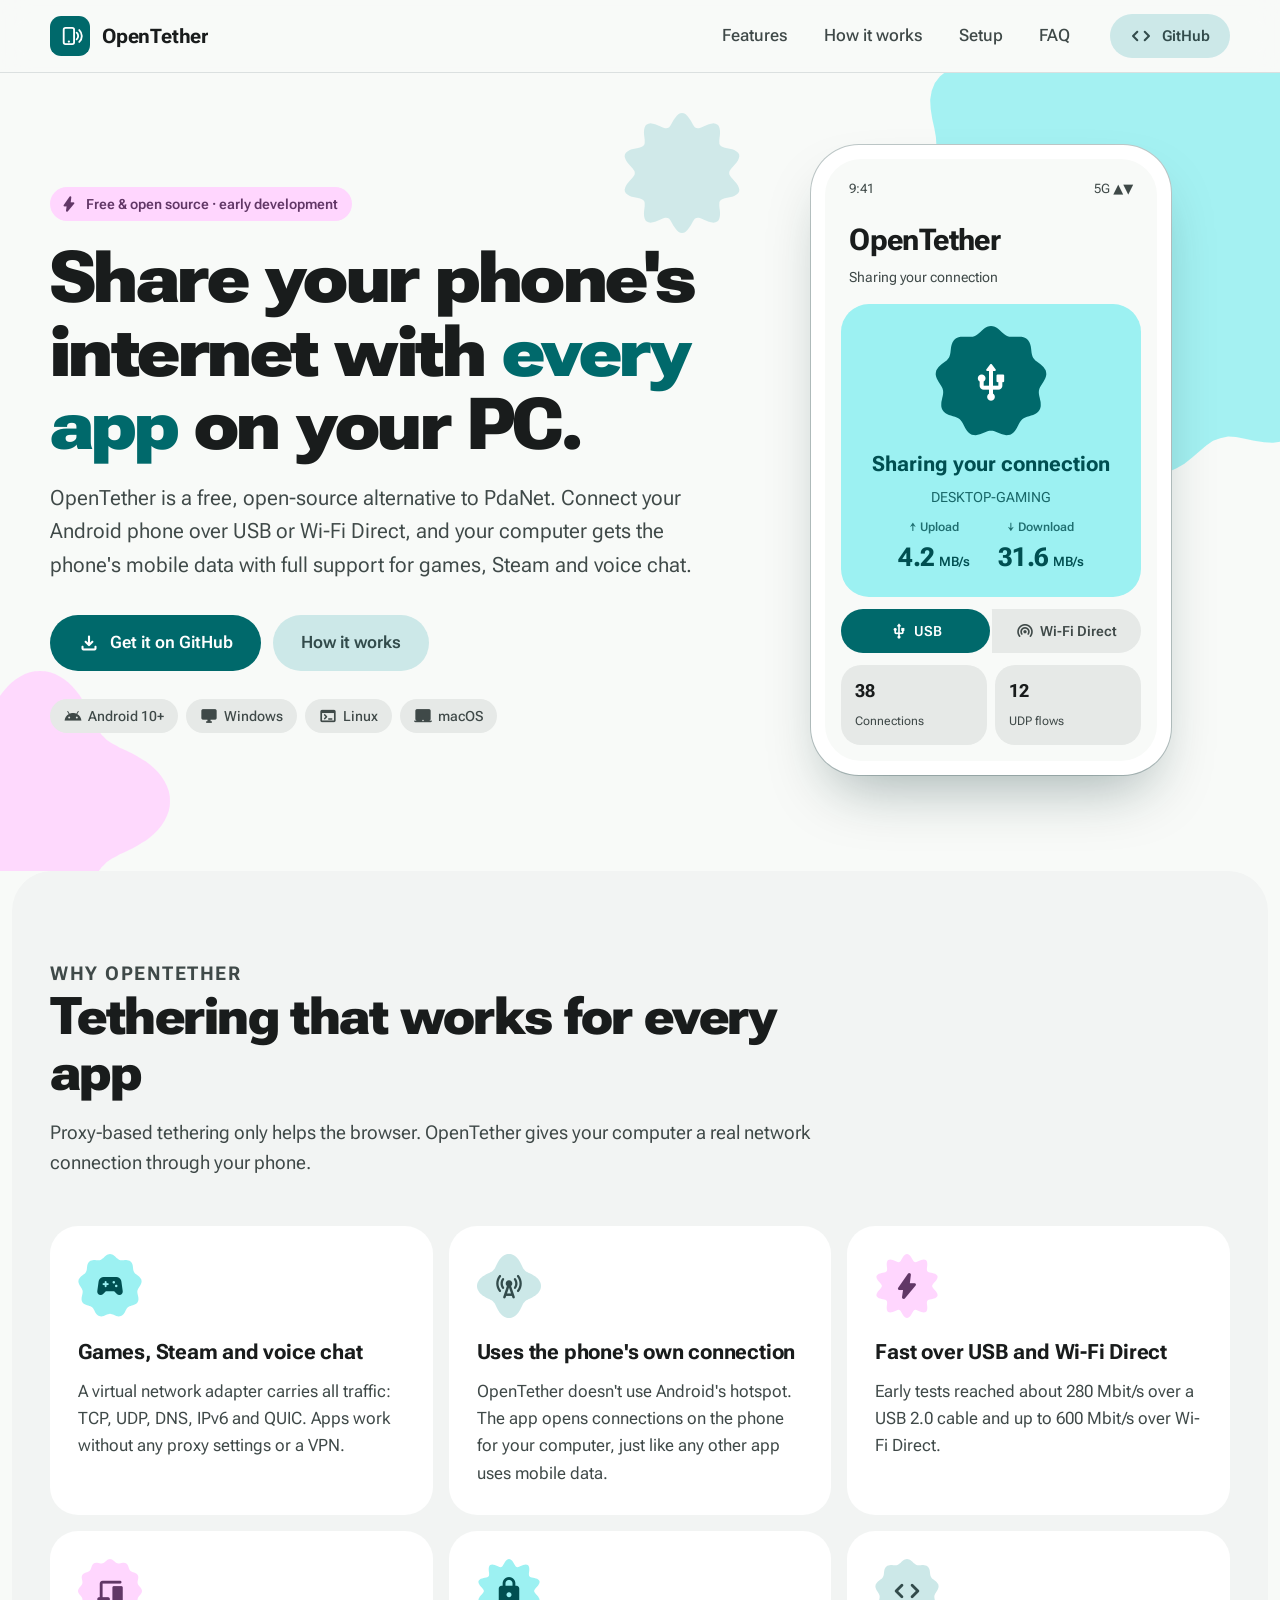
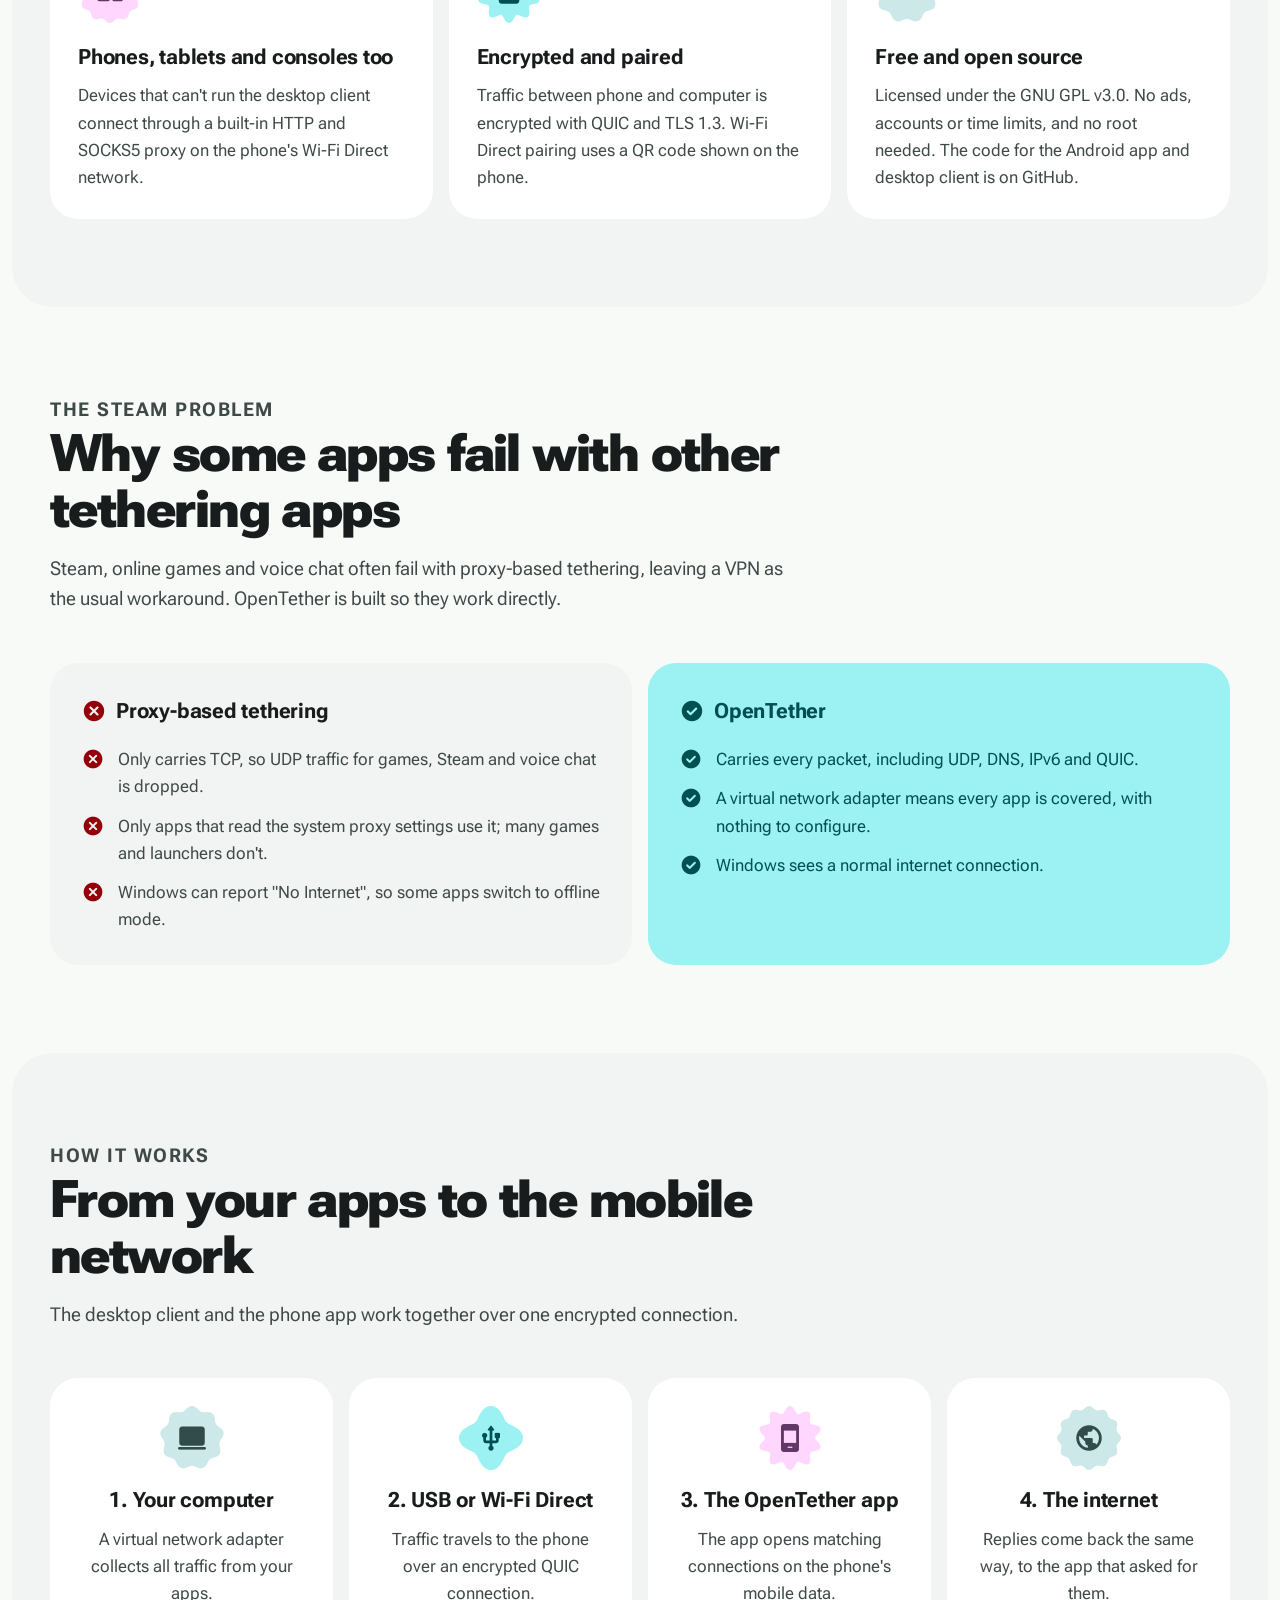
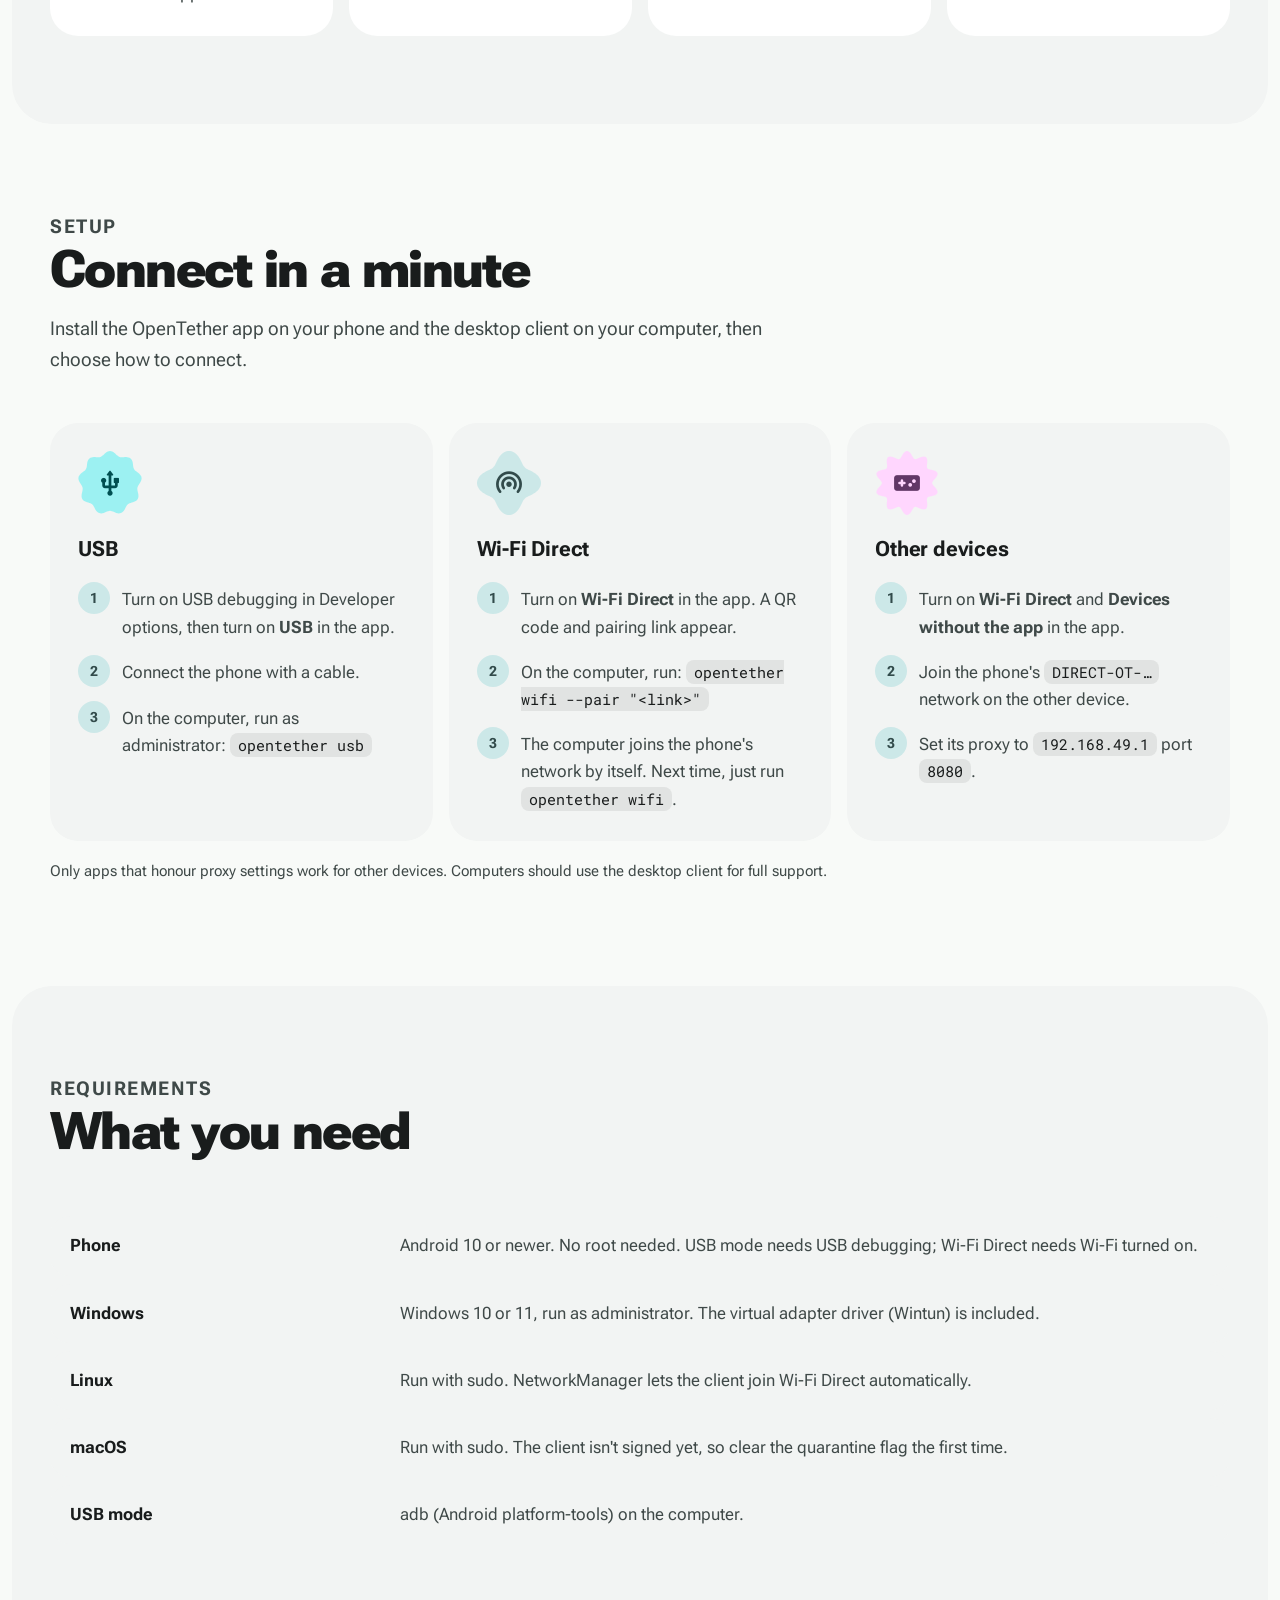
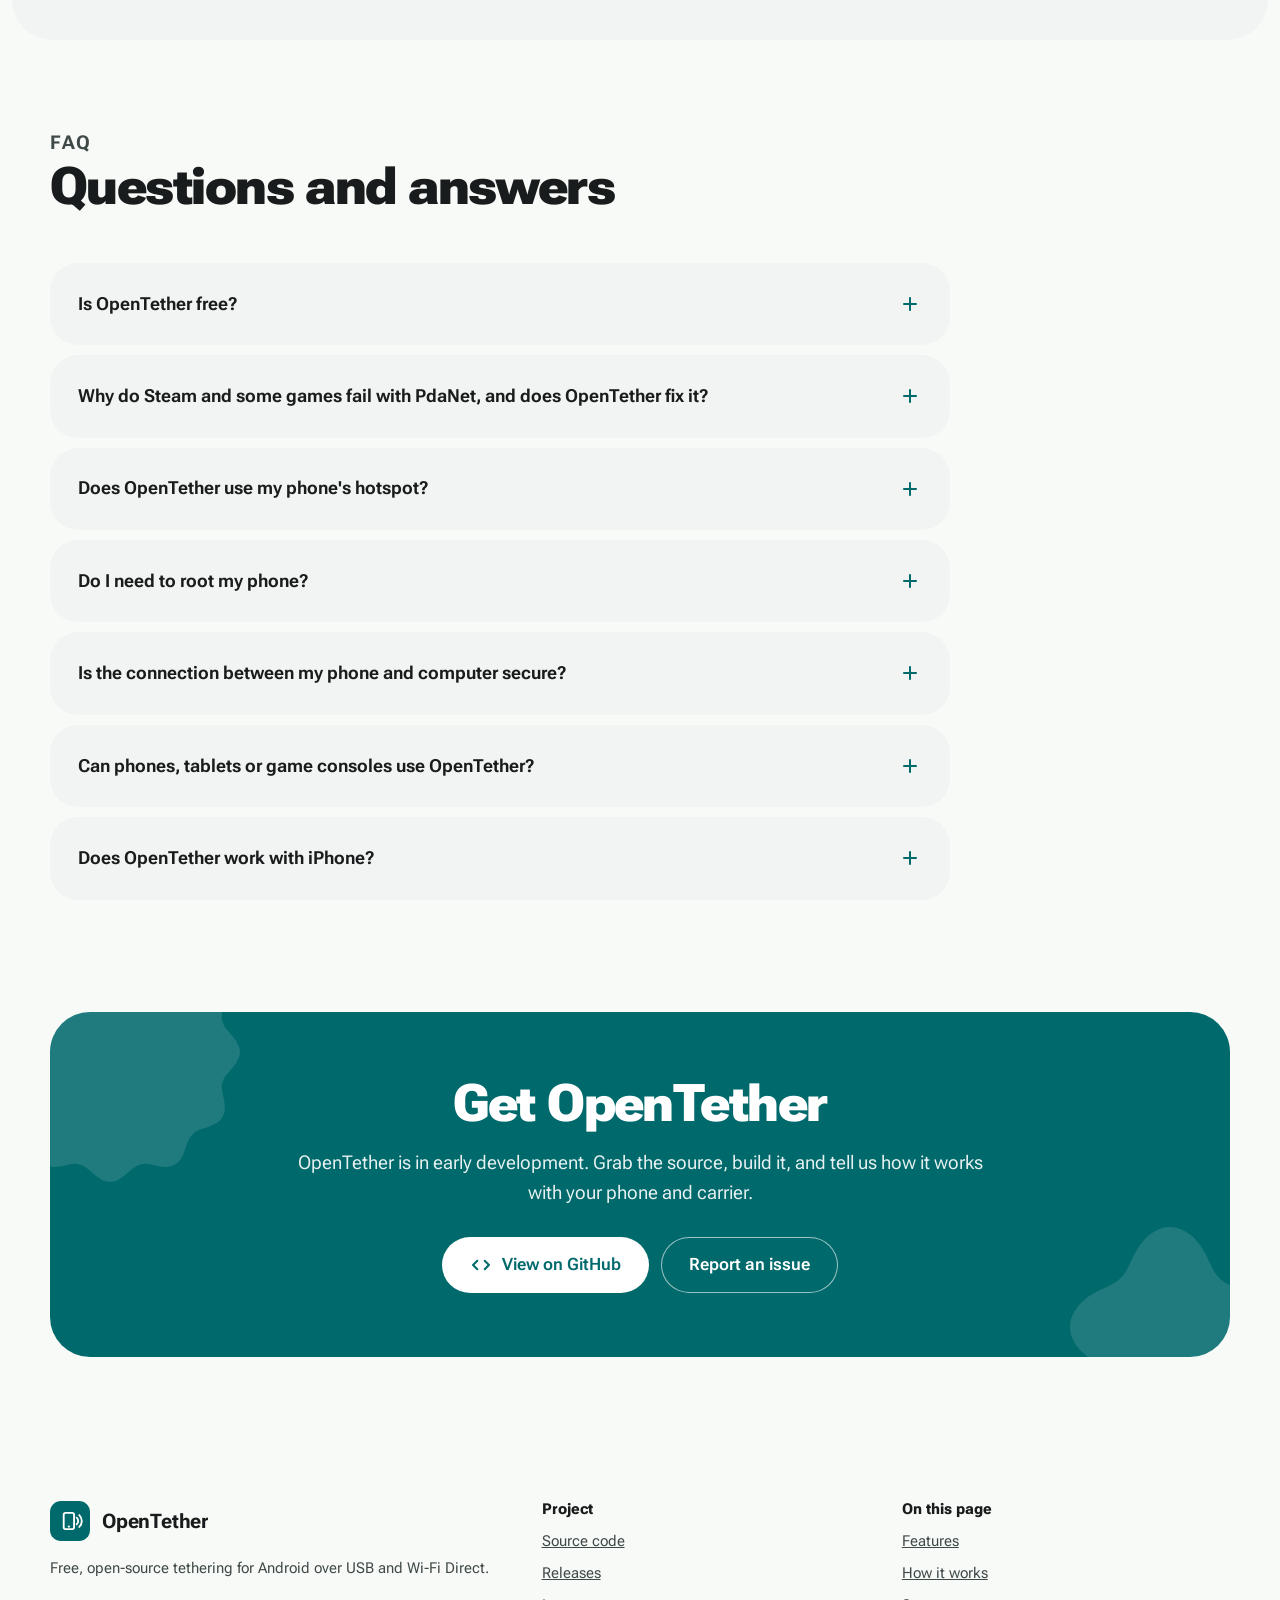
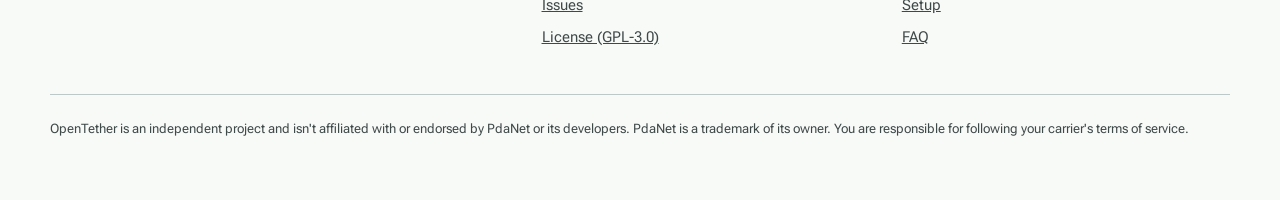
<file: docs/index.html>
<!doctype html>
<html lang="en">
<head>
  <meta charset="utf-8">
  <meta name="viewport" content="width=device-width, initial-scale=1">
  <title>OpenTether — Free, open-source PdaNet alternative for USB &amp; Wi-Fi Direct tethering</title>
  <meta name="description" content="OpenTether shares your Android phone's internet with your PC over USB or Wi-Fi Direct. Free and open source, with full UDP support so Steam, games and voice chat work. Windows, Linux and macOS.">
  <meta name="keywords" content="PdaNet alternative, USB tethering, Wi-Fi Direct tethering, Android tethering app, free tethering, tether phone to PC, open source tethering, Steam tethering">
  <link rel="canonical" href="https://krnelpan1c.github.io/OpenTether/">
  <meta name="robots" content="index, follow">
  <meta name="theme-color" content="#f8faf8" media="(prefers-color-scheme: light)">
  <meta name="theme-color" content="#101414" media="(prefers-color-scheme: dark)">

  <meta property="og:type" content="website">
  <meta property="og:site_name" content="OpenTether">
  <meta property="og:title" content="OpenTether — share your phone's internet with your PC">
  <meta property="og:description" content="Free, open-source tethering over USB or Wi-Fi Direct. Every app works, including Steam, games and voice chat.">
  <meta property="og:url" content="https://krnelpan1c.github.io/OpenTether/">
  <meta property="og:image" content="https://krnelpan1c.github.io/OpenTether/assets/og-image.png">
  <meta property="og:image:width" content="1200">
  <meta property="og:image:height" content="630">
  <meta property="og:image:alt" content="OpenTether: share your phone's internet with your PC over USB or Wi-Fi Direct">
  <meta name="twitter:card" content="summary_large_image">
  <meta name="twitter:title" content="OpenTether — share your phone's internet with your PC">
  <meta name="twitter:description" content="Free, open-source tethering over USB or Wi-Fi Direct. Every app works, including Steam, games and voice chat.">
  <meta name="twitter:image" content="https://krnelpan1c.github.io/OpenTether/assets/og-image.png">

  <link rel="icon" href="assets/favicon.svg" type="image/svg+xml">
  <link rel="preconnect" href="https://fonts.googleapis.com">
  <link rel="preconnect" href="https://fonts.gstatic.com" crossorigin>
  <link rel="stylesheet" href="https://fonts.googleapis.com/css2?family=Roboto+Flex:opsz,wdth,wght@8..144,100..151,400..900&amp;family=Roboto+Mono:wght@400;500&amp;display=swap">
  <link rel="stylesheet" href="https://fonts.googleapis.com/css2?family=Material+Symbols+Rounded:opsz,wght,FILL,GRAD@24,500,1,0&amp;icon_names=add,android,bolt,cancel,cell_tower,check_circle,code,computer,desktop_windows,devices,download,home,laptop_mac,lock,phone_android,public,sports_esports,terminal,usb,videogame_asset,wifi_tethering&amp;display=block">
  <link rel="stylesheet" href="assets/styles.css">

  <script type="application/ld+json">
  {
    "@context": "https://schema.org",
    "@graph": [
      {
        "@type": "WebSite",
        "@id": "https://krnelpan1c.github.io/OpenTether/#website",
        "url": "https://krnelpan1c.github.io/OpenTether/",
        "name": "OpenTether",
        "description": "Free, open-source tethering for Android over USB or Wi-Fi Direct."
      },
      {
        "@type": "SoftwareApplication",
        "name": "OpenTether",
        "applicationCategory": "UtilitiesApplication",
        "operatingSystem": "Android 10+, Windows, Linux, macOS",
        "description": "Shares an Android phone's mobile data with a computer over USB or Wi-Fi Direct. A virtual network adapter on the computer carries all traffic, including TCP, UDP, DNS, IPv6 and QUIC.",
        "url": "https://krnelpan1c.github.io/OpenTether/",
        "downloadUrl": "https://github.com/krnelpan1c/OpenTether/releases",
        "isAccessibleForFree": true,
        "license": "https://www.gnu.org/licenses/gpl-3.0.html",
        "offers": { "@type": "Offer", "price": "0", "priceCurrency": "USD" },
        "featureList": [
          "USB tethering through adb",
          "Wi-Fi Direct tethering with QR code pairing",
          "HTTP and SOCKS5 proxy for devices without the desktop client",
          "Full UDP support for games, Steam and voice chat",
          "Encrypted QUIC connection between phone and computer"
        ]
      },
      {
        "@type": "SoftwareSourceCode",
        "name": "OpenTether",
        "codeRepository": "https://github.com/krnelpan1c/OpenTether",
        "license": "https://www.gnu.org/licenses/gpl-3.0.html",
        "programmingLanguage": ["Go", "Kotlin"],
        "runtimePlatform": "Android, Windows, Linux, macOS"
      },
      {
        "@type": "FAQPage",
        "mainEntity": [
          {
            "@type": "Question",
            "name": "Is OpenTether free?",
            "acceptedAnswer": { "@type": "Answer", "text": "Yes. OpenTether is free and open source under the GNU GPL v3.0, with no ads, accounts or time limits. The code is on GitHub." }
          },
          {
            "@type": "Question",
            "name": "Why do Steam and some games fail with PdaNet, and does OpenTether fix it?",
            "acceptedAnswer": { "@type": "Answer", "text": "Tethering apps that work through a proxy only carry TCP connections from apps that respect proxy settings. Steam, online games and voice chat rely on UDP and often ignore proxy settings, so they fail unless you add a VPN. OpenTether's desktop client creates a virtual network adapter that sends every packet, including UDP, DNS and IPv6, through the phone, so these apps don't need a workaround." }
          },
          {
            "@type": "Question",
            "name": "Does OpenTether use my phone's hotspot?",
            "acceptedAnswer": { "@type": "Answer", "text": "No. OpenTether doesn't use Android's built-in hotspot or USB tethering. The app opens ordinary network connections on the phone on the computer's behalf, the same way any other app uses mobile data. You are responsible for following your carrier's terms of service." }
          },
          {
            "@type": "Question",
            "name": "Do I need to root my phone?",
            "acceptedAnswer": { "@type": "Answer", "text": "No. OpenTether works on Android 10 and newer without root. USB mode uses adb, so it needs USB debugging turned on in Developer options. Wi-Fi Direct mode needs nothing extra." }
          },
          {
            "@type": "Question",
            "name": "Is the connection between my phone and computer secure?",
            "acceptedAnswer": { "@type": "Answer", "text": "Yes. Phone and computer talk over QUIC with TLS 1.3 encryption. The computer pins the phone's certificate, and Wi-Fi Direct connections also need a pairing code from a QR code shown on the phone." }
          },
          {
            "@type": "Question",
            "name": "Can phones, tablets or game consoles use OpenTether?",
            "acceptedAnswer": { "@type": "Answer", "text": "Yes, through proxy mode. Devices that can't run the desktop client join the phone's Wi-Fi Direct network and set its HTTP or SOCKS5 proxy, or proxy auto-config, in their network settings. Only apps that honour proxy settings work in this mode." }
          },
          {
            "@type": "Question",
            "name": "Does OpenTether work with iPhone?",
            "acceptedAnswer": { "@type": "Answer", "text": "No. The phone app is for Android 10 and newer. The desktop client runs on Windows, Linux and macOS." }
          }
        ]
      }
    ]
  }
  </script>
</head>
<body>
  <a class="skip" href="#main">Skip to content</a>

  <header class="topbar">
    <div class="wrap">
      <a class="brand" href="./" aria-label="OpenTether home">
        <img src="assets/favicon.svg" alt="" width="40" height="40">
        OpenTether
      </a>
      <nav class="nav" aria-label="Main">
        <a href="#features">Features</a>
        <a href="#how">How it works</a>
        <a href="#setup">Setup</a>
        <a href="#faq">FAQ</a>
      </nav>
      <a class="btn btn-tonal btn-sm" href="https://github.com/krnelpan1c/OpenTether">
        <span class="icon" aria-hidden="true">code</span> GitHub
      </a>
    </div>
  </header>

  <main id="main">
    <!-- Hero -->
    <div class="hero">
      <div class="blob blob-1 shape shape-cookie12" aria-hidden="true"></div>
      <div class="blob blob-2 shape shape-clover" aria-hidden="true"></div>
      <div class="blob blob-3 shape shape-burst" aria-hidden="true"></div>
      <div class="wrap">
        <div>
          <span class="chip"><span class="icon" aria-hidden="true">bolt</span>Free &amp; open source · early development</span>
          <h1>Share your phone's internet with <em>every app</em> on your PC.</h1>
          <p class="lead">
            OpenTether is a free, open-source alternative to PdaNet. Connect your Android phone over USB or
            Wi-Fi Direct, and your computer gets the phone's mobile data with full support for games, Steam
            and voice chat.
          </p>
          <div class="cta">
            <a class="btn btn-filled" href="https://github.com/krnelpan1c/OpenTether">
              <span class="icon" aria-hidden="true">download</span> Get it on GitHub
            </a>
            <a class="btn btn-tonal" href="#how">How it works</a>
          </div>
          <ul class="platforms" aria-label="Supported platforms">
            <li><span class="icon" aria-hidden="true">android</span>Android 10+</li>
            <li><span class="icon" aria-hidden="true">desktop_windows</span>Windows</li>
            <li><span class="icon" aria-hidden="true">terminal</span>Linux</li>
            <li><span class="icon" aria-hidden="true">laptop_mac</span>macOS</li>
          </ul>
        </div>

        <!-- Mock-up of the app's Share screen -->
        <div class="phone" role="img" aria-label="The OpenTether app sharing its connection with a computer over USB">
          <div class="screen" aria-hidden="true">
            <div class="screen-bar"><span>9:41</span><span>5G ▲▼</span></div>
            <div class="screen-title">OpenTether</div>
            <div class="screen-sub">Sharing your connection</div>
            <div class="status">
              <div class="badge">
                <div class="shape shape-cookie9"></div>
                <span class="icon">usb</span>
              </div>
              <h3>Sharing your connection</h3>
              <p>DESKTOP-GAMING</p>
              <div class="rates">
                <div class="rate"><small>↑ Upload</small><b>4.2</b> <span>MB/s</span></div>
                <div class="rate"><small>↓ Download</small><b>31.6</b> <span>MB/s</span></div>
              </div>
            </div>
            <div class="segmented">
              <span class="on"><span class="icon">usb</span>USB</span>
              <span><span class="icon">wifi_tethering</span>Wi-Fi Direct</span>
            </div>
            <div class="tiles">
              <div class="tile"><b>38</b><small>Connections</small></div>
              <div class="tile"><b>12</b><small>UDP flows</small></div>
            </div>
          </div>
        </div>
      </div>
    </div>

    <!-- Features -->
    <section id="features" class="tinted" aria-labelledby="features-title">
      <div class="wrap">
        <div class="section-head">
          <p class="eyebrow">Why OpenTether</p>
          <h2 id="features-title">Tethering that works for every app</h2>
          <p>Proxy-based tethering only helps the browser. OpenTether gives your computer a real network connection through your phone.</p>
        </div>
        <div class="grid grid-3">
          <article class="card">
            <div class="glyph primary"><div class="shape shape-cookie9"></div><span class="icon" aria-hidden="true">sports_esports</span></div>
            <h3>Games, Steam and voice chat</h3>
            <p>A virtual network adapter carries all traffic: TCP, UDP, DNS, IPv6 and QUIC. Apps work without any proxy settings or a VPN.</p>
          </article>
          <article class="card">
            <div class="glyph"><div class="shape shape-clover"></div><span class="icon" aria-hidden="true">cell_tower</span></div>
            <h3>Uses the phone's own connection</h3>
            <p>OpenTether doesn't use Android's hotspot. The app opens connections on the phone for your computer, just like any other app uses mobile data.</p>
          </article>
          <article class="card">
            <div class="glyph tertiary"><div class="shape shape-burst"></div><span class="icon" aria-hidden="true">bolt</span></div>
            <h3>Fast over USB and Wi-Fi Direct</h3>
            <p>Early tests reached about 280 Mbit/s over a USB 2.0 cable and up to 600 Mbit/s over Wi-Fi Direct.</p>
          </article>
          <article class="card">
            <div class="glyph tertiary"><div class="shape shape-cookie12"></div><span class="icon" aria-hidden="true">devices</span></div>
            <h3>Phones, tablets and consoles too</h3>
            <p>Devices that can't run the desktop client connect through a built-in HTTP and SOCKS5 proxy on the phone's Wi-Fi Direct network.</p>
          </article>
          <article class="card">
            <div class="glyph primary"><div class="shape shape-burst"></div><span class="icon" aria-hidden="true">lock</span></div>
            <h3>Encrypted and paired</h3>
            <p>Traffic between phone and computer is encrypted with QUIC and TLS 1.3. Wi-Fi Direct pairing uses a QR code shown on the phone.</p>
          </article>
          <article class="card">
            <div class="glyph"><div class="shape shape-cookie9"></div><span class="icon" aria-hidden="true">code</span></div>
            <h3>Free and open source</h3>
            <p>Licensed under the GNU GPL v3.0. No ads, accounts or time limits, and no root needed. The code for the Android app and desktop client is on GitHub.</p>
          </article>
        </div>
      </div>
    </section>

    <!-- The Steam problem -->
    <section aria-labelledby="steam-title">
      <div class="wrap">
        <div class="section-head">
          <p class="eyebrow">The Steam problem</p>
          <h2 id="steam-title">Why some apps fail with other tethering apps</h2>
          <p>Steam, online games and voice chat often fail with proxy-based tethering, leaving a VPN as the usual workaround. OpenTether is built so they work directly.</p>
        </div>
        <div class="compare">
          <div class="card bad">
            <h3><span class="icon" aria-hidden="true">cancel</span>Proxy-based tethering</h3>
            <ul>
              <li><span class="icon" aria-hidden="true">cancel</span>Only carries TCP, so UDP traffic for games, Steam and voice chat is dropped.</li>
              <li><span class="icon" aria-hidden="true">cancel</span>Only apps that read the system proxy settings use it; many games and launchers don't.</li>
              <li><span class="icon" aria-hidden="true">cancel</span>Windows can report "No Internet", so some apps switch to offline mode.</li>
            </ul>
          </div>
          <div class="card good">
            <h3><span class="icon" aria-hidden="true">check_circle</span>OpenTether</h3>
            <ul>
              <li><span class="icon" aria-hidden="true">check_circle</span>Carries every packet, including UDP, DNS, IPv6 and QUIC.</li>
              <li><span class="icon" aria-hidden="true">check_circle</span>A virtual network adapter means every app is covered, with nothing to configure.</li>
              <li><span class="icon" aria-hidden="true">check_circle</span>Windows sees a normal internet connection.</li>
            </ul>
          </div>
        </div>
      </div>
    </section>

    <!-- How it works -->
    <section id="how" class="tinted" aria-labelledby="how-title">
      <div class="wrap">
        <div class="section-head">
          <p class="eyebrow">How it works</p>
          <h2 id="how-title">From your apps to the mobile network</h2>
          <p>The desktop client and the phone app work together over one encrypted connection.</p>
        </div>
        <ol class="flow" role="list">
          <li class="card">
            <div class="glyph"><div class="shape shape-cookie9"></div><span class="icon" aria-hidden="true">computer</span></div>
            <h3>1. Your computer</h3>
            <p>A virtual network adapter collects all traffic from your apps.</p>
          </li>
          <li class="card">
            <div class="glyph primary"><div class="shape shape-clover"></div><span class="icon" aria-hidden="true">usb</span></div>
            <h3>2. USB or Wi-Fi Direct</h3>
            <p>Traffic travels to the phone over an encrypted QUIC connection.</p>
          </li>
          <li class="card">
            <div class="glyph tertiary"><div class="shape shape-burst"></div><span class="icon" aria-hidden="true">phone_android</span></div>
            <h3>3. The OpenTether app</h3>
            <p>The app opens matching connections on the phone's mobile data.</p>
          </li>
          <li class="card">
            <div class="glyph"><div class="shape shape-cookie12"></div><span class="icon" aria-hidden="true">public</span></div>
            <h3>4. The internet</h3>
            <p>Replies come back the same way, to the app that asked for them.</p>
          </li>
        </ol>
      </div>
    </section>

    <!-- Setup -->
    <section id="setup" aria-labelledby="setup-title">
      <div class="wrap">
        <div class="section-head">
          <p class="eyebrow">Setup</p>
          <h2 id="setup-title">Connect in a minute</h2>
          <p>Install the OpenTether app on your phone and the desktop client on your computer, then choose how to connect.</p>
        </div>
        <div class="grid grid-3">
          <article class="card">
            <div class="glyph primary"><div class="shape shape-cookie9"></div><span class="icon" aria-hidden="true">usb</span></div>
            <h3>USB</h3>
            <ol class="steps">
              <li>Turn on USB debugging in Developer options, then turn on <b>USB</b> in the app.</li>
              <li>Connect the phone with a cable.</li>
              <li>On the computer, run as administrator: <code>opentether usb</code></li>
            </ol>
          </article>
          <article class="card">
            <div class="glyph"><div class="shape shape-clover"></div><span class="icon" aria-hidden="true">wifi_tethering</span></div>
            <h3>Wi-Fi Direct</h3>
            <ol class="steps">
              <li>Turn on <b>Wi-Fi Direct</b> in the app. A QR code and pairing link appear.</li>
              <li>On the computer, run: <code>opentether wifi --pair "&lt;link&gt;"</code></li>
              <li>The computer joins the phone's network by itself. Next time, just run <code>opentether wifi</code>.</li>
            </ol>
          </article>
          <article class="card">
            <div class="glyph tertiary"><div class="shape shape-burst"></div><span class="icon" aria-hidden="true">videogame_asset</span></div>
            <h3>Other devices</h3>
            <ol class="steps">
              <li>Turn on <b>Wi-Fi Direct</b> and <b>Devices without the app</b> in the app.</li>
              <li>Join the phone's <code>DIRECT-OT-…</code> network on the other device.</li>
              <li>Set its proxy to <code>192.168.49.1</code> port <code>8080</code>.</li>
            </ol>
          </article>
        </div>
        <p class="note">Only apps that honour proxy settings work for other devices. Computers should use the desktop client for full support.</p>
      </div>
    </section>

    <!-- Requirements -->
    <section class="tinted" aria-labelledby="reqs-title">
      <div class="wrap">
        <div class="section-head">
          <p class="eyebrow">Requirements</p>
          <h2 id="reqs-title">What you need</h2>
        </div>
        <table class="reqs">
          <tbody>
            <tr><th scope="row">Phone</th><td>Android 10 or newer. No root needed. USB mode needs USB debugging; Wi-Fi Direct needs Wi-Fi turned on.</td></tr>
            <tr><th scope="row">Windows</th><td>Windows 10 or 11, run as administrator. The virtual adapter driver (Wintun) is included.</td></tr>
            <tr><th scope="row">Linux</th><td>Run with sudo. NetworkManager lets the client join Wi-Fi Direct automatically.</td></tr>
            <tr><th scope="row">macOS</th><td>Run with sudo. The client isn't signed yet, so clear the quarantine flag the first time.</td></tr>
            <tr><th scope="row">USB mode</th><td>adb (Android platform-tools) on the computer.</td></tr>
          </tbody>
        </table>
      </div>
    </section>

    <!-- FAQ -->
    <section id="faq" aria-labelledby="faq-title">
      <div class="wrap">
        <div class="section-head">
          <p class="eyebrow">FAQ</p>
          <h2 id="faq-title">Questions and answers</h2>
        </div>
        <div class="faq">
          <details>
            <summary>Is OpenTether free?</summary>
            <div class="answer"><p>Yes. OpenTether is free and open source under the GNU GPL v3.0, with no ads, accounts or time limits. The code is on GitHub.</p></div>
          </details>
          <details>
            <summary>Why do Steam and some games fail with PdaNet, and does OpenTether fix it?</summary>
            <div class="answer">
              <p>Tethering apps that work through a proxy only carry TCP connections from apps that respect proxy settings. Steam, online games and voice chat rely on UDP and often ignore proxy settings, so they fail unless you add a VPN.</p>
              <p>OpenTether's desktop client creates a virtual network adapter that sends every packet, including UDP, DNS and IPv6, through the phone, so these apps don't need a workaround.</p>
            </div>
          </details>
          <details>
            <summary>Does OpenTether use my phone's hotspot?</summary>
            <div class="answer">
              <p>No. OpenTether doesn't use Android's built-in hotspot or USB tethering. The app opens ordinary network connections on the phone on the computer's behalf, the same way any other app uses mobile data.</p>
              <p>You are responsible for following your carrier's terms of service.</p>
            </div>
          </details>
          <details>
            <summary>Do I need to root my phone?</summary>
            <div class="answer"><p>No. OpenTether works on Android 10 and newer without root. USB mode uses adb, so it needs USB debugging turned on in Developer options. Wi-Fi Direct mode needs nothing extra.</p></div>
          </details>
          <details>
            <summary>Is the connection between my phone and computer secure?</summary>
            <div class="answer"><p>Yes. Phone and computer talk over QUIC with TLS 1.3 encryption. The computer pins the phone's certificate, and Wi-Fi Direct connections also need a pairing code from a QR code shown on the phone.</p></div>
          </details>
          <details>
            <summary>Can phones, tablets or game consoles use OpenTether?</summary>
            <div class="answer"><p>Yes, through proxy mode. Devices that can't run the desktop client join the phone's Wi-Fi Direct network and set its HTTP or SOCKS5 proxy, or proxy auto-config, in their network settings. Only apps that honour proxy settings work in this mode.</p></div>
          </details>
          <details>
            <summary>Does OpenTether work with iPhone?</summary>
            <div class="answer"><p>No. The phone app is for Android 10 and newer. The desktop client runs on Windows, Linux and macOS.</p></div>
          </details>
        </div>
      </div>
    </section>

    <!-- Call to action -->
    <section class="cta-section" aria-labelledby="cta-title">
      <div class="wrap">
        <div class="band">
          <div class="deco deco-1 shape shape-cookie12" aria-hidden="true"></div>
          <div class="deco deco-2 shape shape-clover" aria-hidden="true"></div>
          <h2 id="cta-title">Get OpenTether</h2>
          <p>OpenTether is in early development. Grab the source, build it, and tell us how it works with your phone and carrier.</p>
          <div class="cta">
            <a class="btn btn-filled" href="https://github.com/krnelpan1c/OpenTether"><span class="icon" aria-hidden="true">code</span> View on GitHub</a>
            <a class="btn btn-outlined" href="https://github.com/krnelpan1c/OpenTether/issues">Report an issue</a>
          </div>
        </div>
      </div>
    </section>
  </main>

  <footer>
    <div class="wrap">
      <div>
        <a class="brand" href="./"><img src="assets/favicon.svg" alt="" width="32" height="32">OpenTether</a>
        <p>Free, open-source tethering for Android over USB and Wi-Fi Direct.</p>
      </div>
      <nav aria-labelledby="footer-project">
        <h2 id="footer-project">Project</h2>
        <ul>
          <li><a href="https://github.com/krnelpan1c/OpenTether">Source code</a></li>
          <li><a href="https://github.com/krnelpan1c/OpenTether/releases">Releases</a></li>
          <li><a href="https://github.com/krnelpan1c/OpenTether/issues">Issues</a></li>
          <li><a href="https://github.com/krnelpan1c/OpenTether/blob/main/LICENSE">License (GPL-3.0)</a></li>
        </ul>
      </nav>
      <nav aria-labelledby="footer-page">
        <h2 id="footer-page">On this page</h2>
        <ul>
          <li><a href="#features">Features</a></li>
          <li><a href="#how">How it works</a></li>
          <li><a href="#setup">Setup</a></li>
          <li><a href="#faq">FAQ</a></li>
        </ul>
      </nav>
      <p class="fine">
        OpenTether is an independent project and isn't affiliated with or endorsed by PdaNet or its developers.
        PdaNet is a trademark of its owner. You are responsible for following your carrier's terms of service.
      </p>
    </div>
  </footer>
</body>
</html>
</file>
<file: docs/assets/styles.css>
/* OpenTether site — Material 3 Expressive styling matching the Android app. */

:root {
  /* Colour tokens: the app's teal brand scheme (light). */
  --primary: #00696b;
  --on-primary: #ffffff;
  --primary-container: #9cf1f2;
  --on-primary-container: #004f51;
  --secondary: #4a6363;
  --secondary-container: #cce8e8;
  --on-secondary-container: #324b4b;
  --tertiary: #7b4e7f;
  --tertiary-container: #ffd6fe;
  --on-tertiary-container: #613766;
  --error-container: #ffdad6;
  --on-error-container: #93000a;
  --surface: #f8faf8;
  --on-surface: #191c1c;
  --on-surface-variant: #3f4948;
  --outline: #6f7979;
  --outline-variant: #bec8c8;
  --surface-container-lowest: #ffffff;
  --surface-container-low: #f2f4f3;
  --surface-container: #eceeed;
  --surface-container-high: #e6e9e7;
  --surface-container-highest: #e1e3e2;
  --inverse-surface: #2d3131;
  --inverse-on-surface: #eff1f0;

  /* Shape scale. */
  --r-sm: 12px;
  --r-md: 20px;
  --r-lg: 28px;
  --r-xl: 40px;
  --r-full: 999px;

  /* Expressive motion: springy spatial curve, quick effects curve. */
  --spring: cubic-bezier(0.34, 1.56, 0.64, 1);
  --ease: cubic-bezier(0.2, 0, 0, 1);

  --font: "Roboto Flex", "Roboto", system-ui, -apple-system, "Segoe UI", sans-serif;
  --mono: "Roboto Mono", ui-monospace, "Cascadia Code", Consolas, monospace;
  --max: 1180px;
  color-scheme: light dark;
}

@media (prefers-color-scheme: dark) {
  :root {
    --primary: #80d4d5;
    --on-primary: #003738;
    --primary-container: #004f51;
    --on-primary-container: #9cf1f2;
    --secondary: #b0cccc;
    --secondary-container: #324b4b;
    --on-secondary-container: #cce8e8;
    --tertiary: #ebb5ed;
    --tertiary-container: #613766;
    --on-tertiary-container: #ffd6fe;
    --error-container: #93000a;
    --on-error-container: #ffdad6;
    --surface: #101414;
    --on-surface: #e0e3e2;
    --on-surface-variant: #bec8c8;
    --outline: #889392;
    --outline-variant: #3f4948;
    --surface-container-lowest: #0b0f0f;
    --surface-container-low: #191c1c;
    --surface-container: #1d2020;
    --surface-container-high: #272b2b;
    --surface-container-highest: #323535;
    --inverse-surface: #e0e3e2;
    --inverse-on-surface: #2d3131;
  }
}

*,
*::before,
*::after { box-sizing: border-box; }

html { scroll-behavior: smooth; scroll-padding-top: 88px; }

body {
  margin: 0;
  background: var(--surface);
  color: var(--on-surface);
  font-family: var(--font);
  font-size: 17px;
  line-height: 1.6;
  -webkit-font-smoothing: antialiased;
}

img, svg { display: block; max-width: 100%; }
a { color: var(--primary); }
a:focus-visible, button:focus-visible, summary:focus-visible {
  outline: 3px solid var(--primary);
  outline-offset: 3px;
}

.wrap { width: min(var(--max), 100% - 32px); margin-inline: auto; }

.skip {
  position: absolute; left: 16px; top: -100px; z-index: 100;
  background: var(--primary); color: var(--on-primary);
  padding: 12px 20px; border-radius: var(--r-full); text-decoration: none;
}
.skip:focus { top: 16px; }

/* Icons: Material Symbols Rounded. */
.icon {
  font-family: "Material Symbols Rounded";
  font-weight: normal; font-style: normal; font-size: 24px; line-height: 1;
  letter-spacing: normal; text-transform: none; white-space: nowrap;
  font-variation-settings: "FILL" 1, "wght" 500, "GRAD" 0, "opsz" 24;
  -webkit-font-feature-settings: "liga"; font-feature-settings: "liga";
  user-select: none;
}

/* Material shapes as masks. */
.shape { -webkit-mask: var(--mask) center / contain no-repeat; mask: var(--mask) center / contain no-repeat; }
.shape-cookie9 { --mask: url("shapes/cookie9.svg"); }
.shape-cookie12 { --mask: url("shapes/cookie12.svg"); }
.shape-clover { --mask: url("shapes/clover4.svg"); }
.shape-burst { --mask: url("shapes/burst.svg"); }

/* ---- Top app bar ---- */
.topbar {
  position: sticky; top: 0; z-index: 50;
  background: color-mix(in srgb, var(--surface) 86%, transparent);
  backdrop-filter: blur(14px);
  border-bottom: 1px solid color-mix(in srgb, var(--outline-variant) 50%, transparent);
}
.topbar .wrap { display: flex; align-items: center; gap: 24px; height: 72px; }
.brand { display: flex; align-items: center; gap: 12px; text-decoration: none; color: var(--on-surface); font-weight: 700; font-size: 20px; letter-spacing: -0.01em; }
.brand img { width: 40px; height: 40px; }
.nav { display: flex; gap: 4px; margin-left: auto; }
.nav a {
  color: var(--on-surface-variant); text-decoration: none; font-weight: 500;
  padding: 10px 16px; border-radius: var(--r-full);
  transition: background .2s var(--ease), color .2s var(--ease);
}
.nav a:hover { background: var(--surface-container-high); color: var(--on-surface); }

/* ---- Buttons ---- */
.btn {
  display: inline-flex; align-items: center; justify-content: center; gap: 10px;
  min-height: 56px; padding: 0 28px; border-radius: var(--r-full);
  font: 600 17px/1 var(--font); text-decoration: none; border: 0; cursor: pointer;
  transition: border-radius .35s var(--spring), transform .35s var(--spring), background .2s var(--ease), box-shadow .2s var(--ease);
}
/* Expressive shape morph: pills square off a little when pressed. */
.btn:hover { transform: translateY(-1px); }
.btn:active { border-radius: var(--r-sm); transform: scale(0.97); }
.btn-filled { background: var(--primary); color: var(--on-primary); }
.btn-filled:hover { box-shadow: 0 6px 18px -6px color-mix(in srgb, var(--primary) 70%, transparent); }
.btn-tonal { background: var(--secondary-container); color: var(--on-secondary-container); }
.btn-outlined { background: transparent; color: var(--primary); box-shadow: inset 0 0 0 1px var(--outline); }
.btn-sm { min-height: 44px; padding: 0 20px; font-size: 15px; }
.btn .icon { font-size: 22px; }

/* ---- Chips & badges ---- */
.chip {
  display: inline-flex; align-items: center; gap: 8px;
  padding: 6px 14px 6px 10px; border-radius: var(--r-full);
  background: var(--tertiary-container); color: var(--on-tertiary-container);
  font-weight: 600; font-size: 14px;
}
.chip .icon { font-size: 18px; }
.platforms { display: flex; flex-wrap: wrap; gap: 8px; margin: 28px 0 0; padding: 0; list-style: none; }
.platforms li {
  display: inline-flex; align-items: center; gap: 6px;
  padding: 6px 14px; border-radius: var(--r-full);
  background: var(--surface-container-high); color: var(--on-surface-variant); font-size: 14px; font-weight: 500;
}
.platforms .icon { font-size: 18px; }

/* ---- Hero ---- */
.hero { position: relative; overflow: hidden; padding: 72px 0 96px; }
.hero .wrap { display: grid; grid-template-columns: 1.15fr 0.85fr; gap: 56px; align-items: center; }
.hero h1 {
  font-size: clamp(40px, 6vw, 72px); line-height: 1.02; letter-spacing: -0.035em;
  font-weight: 800; font-stretch: 112%; margin: 20px 0 20px;
}
.hero h1 em { font-style: normal; color: var(--primary); }
.lead { font-size: clamp(18px, 2vw, 21px); color: var(--on-surface-variant); max-width: 36em; margin: 0 0 32px; }
.cta { display: flex; flex-wrap: wrap; gap: 12px; }

.blob { position: absolute; z-index: -1; opacity: .9; }
.blob-1 { width: 520px; height: 520px; right: -140px; top: -120px; background: var(--primary-container); }
.blob-2 { width: 260px; height: 260px; left: -90px; bottom: -60px; background: var(--tertiary-container); }
.blob-3 { width: 120px; height: 120px; right: 42%; top: 40px; background: var(--secondary-container); }

/* Phone mock-up of the app's share screen. */
.phone {
  justify-self: center; width: min(360px, 100%);
  background: var(--surface-container-lowest); border-radius: 48px; padding: 14px;
  box-shadow: 0 30px 60px -20px rgba(0, 40, 40, .35), 0 0 0 1px var(--outline-variant);
}
.screen { background: var(--surface); border-radius: 36px; padding: 20px 16px 16px; display: grid; gap: 12px; }
.screen-bar { display: flex; justify-content: space-between; font-size: 13px; color: var(--on-surface-variant); padding: 0 8px; }
.screen-title { font-size: 30px; font-weight: 700; letter-spacing: -0.02em; margin: 4px 8px 0; }
.screen-sub { margin: -10px 8px 4px; color: var(--on-surface-variant); font-size: 14px; }
.status {
  background: var(--primary-container); color: var(--on-primary-container);
  border-radius: var(--r-lg); padding: 22px 16px 18px; display: grid; justify-items: center; gap: 10px; text-align: center;
}
.badge { position: relative; width: 112px; height: 112px; display: grid; place-items: center; }
.badge .shape { position: absolute; inset: 0; background: var(--primary); animation: spin 14s linear infinite; }
.badge .icon { position: relative; color: var(--on-primary); font-size: 44px; }
.status h3 { margin: 0; font-size: 21px; }
.status p { margin: -6px 0 0; font-size: 14px; opacity: .85; }
.rates { display: flex; gap: 28px; }
.rate small { display: block; font-size: 12px; font-weight: 600; opacity: .8; }
.rate b { font-size: 26px; letter-spacing: -0.02em; }
.rate span { font-size: 13px; font-weight: 600; }
.segmented { display: grid; grid-template-columns: 1fr 1fr; gap: 2px; }
.segmented > span {
  display: flex; align-items: center; justify-content: center; gap: 6px;
  height: 44px; font-size: 14px; font-weight: 600;
  background: var(--surface-container-high); color: var(--on-surface-variant);
}
.segmented > span:first-child { border-radius: var(--r-full) 8px 8px var(--r-full); }
.segmented > span:last-child { border-radius: 8px var(--r-full) var(--r-full) 8px; }
.segmented > .on { background: var(--primary); color: var(--on-primary); border-radius: var(--r-full) !important; }
.segmented .icon { font-size: 18px; }
.tiles { display: grid; grid-template-columns: 1fr 1fr; gap: 8px; }
.tile { background: var(--surface-container-high); border-radius: var(--r-md); padding: 12px 14px; }
.tile b { display: block; font-size: 18px; }
.tile small { color: var(--on-surface-variant); font-size: 12px; }

@keyframes spin { to { transform: rotate(360deg); } }

/* ---- Sections ---- */
section { padding: 88px 0; }
section.cta-section { padding-top: 24px; }
.section-head { max-width: 760px; margin-bottom: 48px; }
.eyebrow { color: var(--primary); font-weight: 700; letter-spacing: .08em; text-transform: uppercase; font-size: 14px; margin: 0 0 12px; }
h2 { font-size: clamp(32px, 4.4vw, 52px); line-height: 1.08; letter-spacing: -0.03em; font-weight: 800; font-stretch: 108%; margin: 0 0 16px; }
.section-head p { font-size: 19px; color: var(--on-surface-variant); margin: 0; }
.tinted { background: var(--surface-container-low); border-radius: var(--r-xl); margin-inline: 12px; }

/* Feature cards. */
.grid { display: grid; gap: 16px; }
.grid-3 { grid-template-columns: repeat(3, 1fr); }
.card {
  background: var(--surface-container-low); border-radius: var(--r-lg); padding: 28px;
  transition: transform .45s var(--spring), border-radius .45s var(--spring), background .2s var(--ease);
}
.tinted .card { background: var(--surface-container-lowest); }
.card:hover { transform: translateY(-4px); border-radius: var(--r-xl); }
.card h3 { font-size: 21px; margin: 18px 0 8px; letter-spacing: -0.01em; }
.card p { margin: 0; color: var(--on-surface-variant); }
.glyph { position: relative; width: 64px; height: 64px; display: grid; place-items: center; }
.glyph .shape { position: absolute; inset: 0; background: var(--secondary-container); transition: transform .6s var(--spring); }
.card:hover .glyph .shape { transform: rotate(45deg) scale(1.06); }
.glyph .icon { position: relative; color: var(--on-secondary-container); font-size: 30px; }
.glyph.primary .shape { background: var(--primary-container); }
.glyph.primary .icon { color: var(--on-primary-container); }
.glyph.tertiary .shape { background: var(--tertiary-container); }
.glyph.tertiary .icon { color: var(--on-tertiary-container); }

/* Comparison. */
.compare { display: grid; grid-template-columns: 1fr 1fr; gap: 16px; }
.compare .card { padding: 32px; }
.compare h3 { display: flex; align-items: center; gap: 10px; margin-top: 0; }
.compare ul { list-style: none; padding: 0; margin: 18px 0 0; display: grid; gap: 12px; }
.compare li { display: grid; grid-template-columns: 28px 1fr; gap: 8px; color: var(--on-surface-variant); }
.compare li .icon { font-size: 22px; margin-top: 2px; }
.compare .bad .icon { color: var(--on-error-container); }
.compare .good { background: var(--primary-container); }
.compare .good h3, .compare .good li { color: var(--on-primary-container); }

/* How it works flow. */
.flow { display: grid; grid-template-columns: repeat(4, 1fr); gap: 16px; list-style: none; padding: 0; margin: 0; }
.flow .card { text-align: center; display: grid; justify-items: center; }
.flow .card h3 { margin-top: 14px; }

/* Setup steps. */
.steps { list-style: none; counter-reset: step; padding: 0; margin: 16px 0 0; display: grid; gap: 14px; }
.steps li { counter-increment: step; position: relative; padding-left: 44px; min-height: 32px; padding-top: 4px; color: var(--on-surface-variant); }
.steps li::before {
  content: counter(step); position: absolute; left: 0; top: 0;
  display: grid; place-items: center; width: 32px; height: 32px; border-radius: 50%;
  background: var(--secondary-container); color: var(--on-secondary-container); font-weight: 700; font-size: 14px;
}
code {
  font-family: var(--mono); font-size: .9em;
  background: var(--surface-container-highest); color: var(--on-surface);
  padding: 2px 8px; border-radius: 8px; overflow-wrap: anywhere;
}
.note { margin-top: 18px; font-size: 15px; color: var(--on-surface-variant); }

/* Requirements table. */
.reqs { width: 100%; border-collapse: separate; border-spacing: 0 8px; }
.reqs th, .reqs td { text-align: left; padding: 16px 20px; vertical-align: top; }
.reqs th { font-weight: 700; width: 28%; }
.reqs tr > * { background: var(--surface-container-low); }
.reqs tr > :first-child { border-radius: var(--r-md) 0 0 var(--r-md); }
.reqs tr > :last-child { border-radius: 0 var(--r-md) var(--r-md) 0; color: var(--on-surface-variant); }

/* FAQ. */
.faq { display: grid; gap: 10px; max-width: 900px; }
.faq details {
  background: var(--surface-container-low); border-radius: var(--r-lg);
  transition: border-radius .4s var(--spring), background .2s var(--ease);
}
.faq details[open] { background: var(--surface-container); border-radius: var(--r-md); }
.faq summary {
  list-style: none; cursor: pointer; padding: 22px 28px; font-weight: 650; font-size: 18px;
  display: flex; justify-content: space-between; gap: 16px; align-items: center;
}
.faq summary::-webkit-details-marker { display: none; }
.faq summary::after {
  content: "add"; font-family: "Material Symbols Rounded"; font-size: 24px; font-weight: normal;
  color: var(--primary); transition: transform .4s var(--spring);
}
.faq details[open] summary::after { transform: rotate(45deg); }
.faq .answer { padding: 0 28px 24px; color: var(--on-surface-variant); }
.faq .answer p { margin: 0 0 10px; }

/* Call to action band. */
.band {
  position: relative; overflow: hidden; isolation: isolate;
  background: var(--primary); color: var(--on-primary);
  border-radius: var(--r-xl); padding: 64px 48px; text-align: center;
}
.band h2 { color: var(--on-primary); }
.band p { max-width: 38em; margin: 0 auto 28px; opacity: .9; font-size: 19px; }
.band .btn-filled { background: var(--on-primary); color: var(--primary); }
.band .btn-outlined { color: var(--on-primary); box-shadow: inset 0 0 0 1px color-mix(in srgb, var(--on-primary) 60%, transparent); }
.band .cta { justify-content: center; }
.band .deco { position: absolute; z-index: -1; background: color-mix(in srgb, var(--on-primary) 12%, transparent); }
.band .deco-1 { width: 260px; height: 260px; left: -70px; top: -90px; }
.band .deco-2 { width: 200px; height: 200px; right: -40px; bottom: -70px; }

/* Footer. */
footer { padding: 56px 0 48px; color: var(--on-surface-variant); font-size: 15px; }
footer .wrap { display: grid; grid-template-columns: 1.4fr 1fr 1fr; gap: 32px; }
footer h2 { font-size: 15px; letter-spacing: 0; font-stretch: 100%; margin: 0 0 12px; color: var(--on-surface); }
footer ul { list-style: none; padding: 0; margin: 0; display: grid; gap: 8px; }
footer a { color: var(--on-surface-variant); }
footer a:hover { color: var(--primary); }
.fine { grid-column: 1 / -1; border-top: 1px solid var(--outline-variant); padding-top: 24px; font-size: 13px; }

/* ---- Responsive ---- */
@media (max-width: 960px) {
  .hero .wrap { grid-template-columns: 1fr; }
  .grid-3 { grid-template-columns: 1fr 1fr; }
  .flow { grid-template-columns: 1fr 1fr; }
  footer .wrap { grid-template-columns: 1fr 1fr; }
}
@media (max-width: 720px) {
  body { font-size: 16px; }
  .nav { display: none; }
  .topbar .btn { margin-left: auto; }
  .hero { padding: 40px 0 64px; }
  .grid-3, .compare, .flow { grid-template-columns: 1fr; }
  section { padding: 64px 0; }
  .tinted { margin-inline: 0; border-radius: var(--r-lg); }
  .band { padding: 48px 24px; }
  .reqs th { width: 34%; }
  .reqs th, .reqs td { padding: 14px; }
  footer .wrap { grid-template-columns: 1fr; }
}

@media (prefers-reduced-motion: reduce) {
  *, *::before, *::after { animation: none !important; transition: none !important; }
  html { scroll-behavior: auto; }
}
</file>
